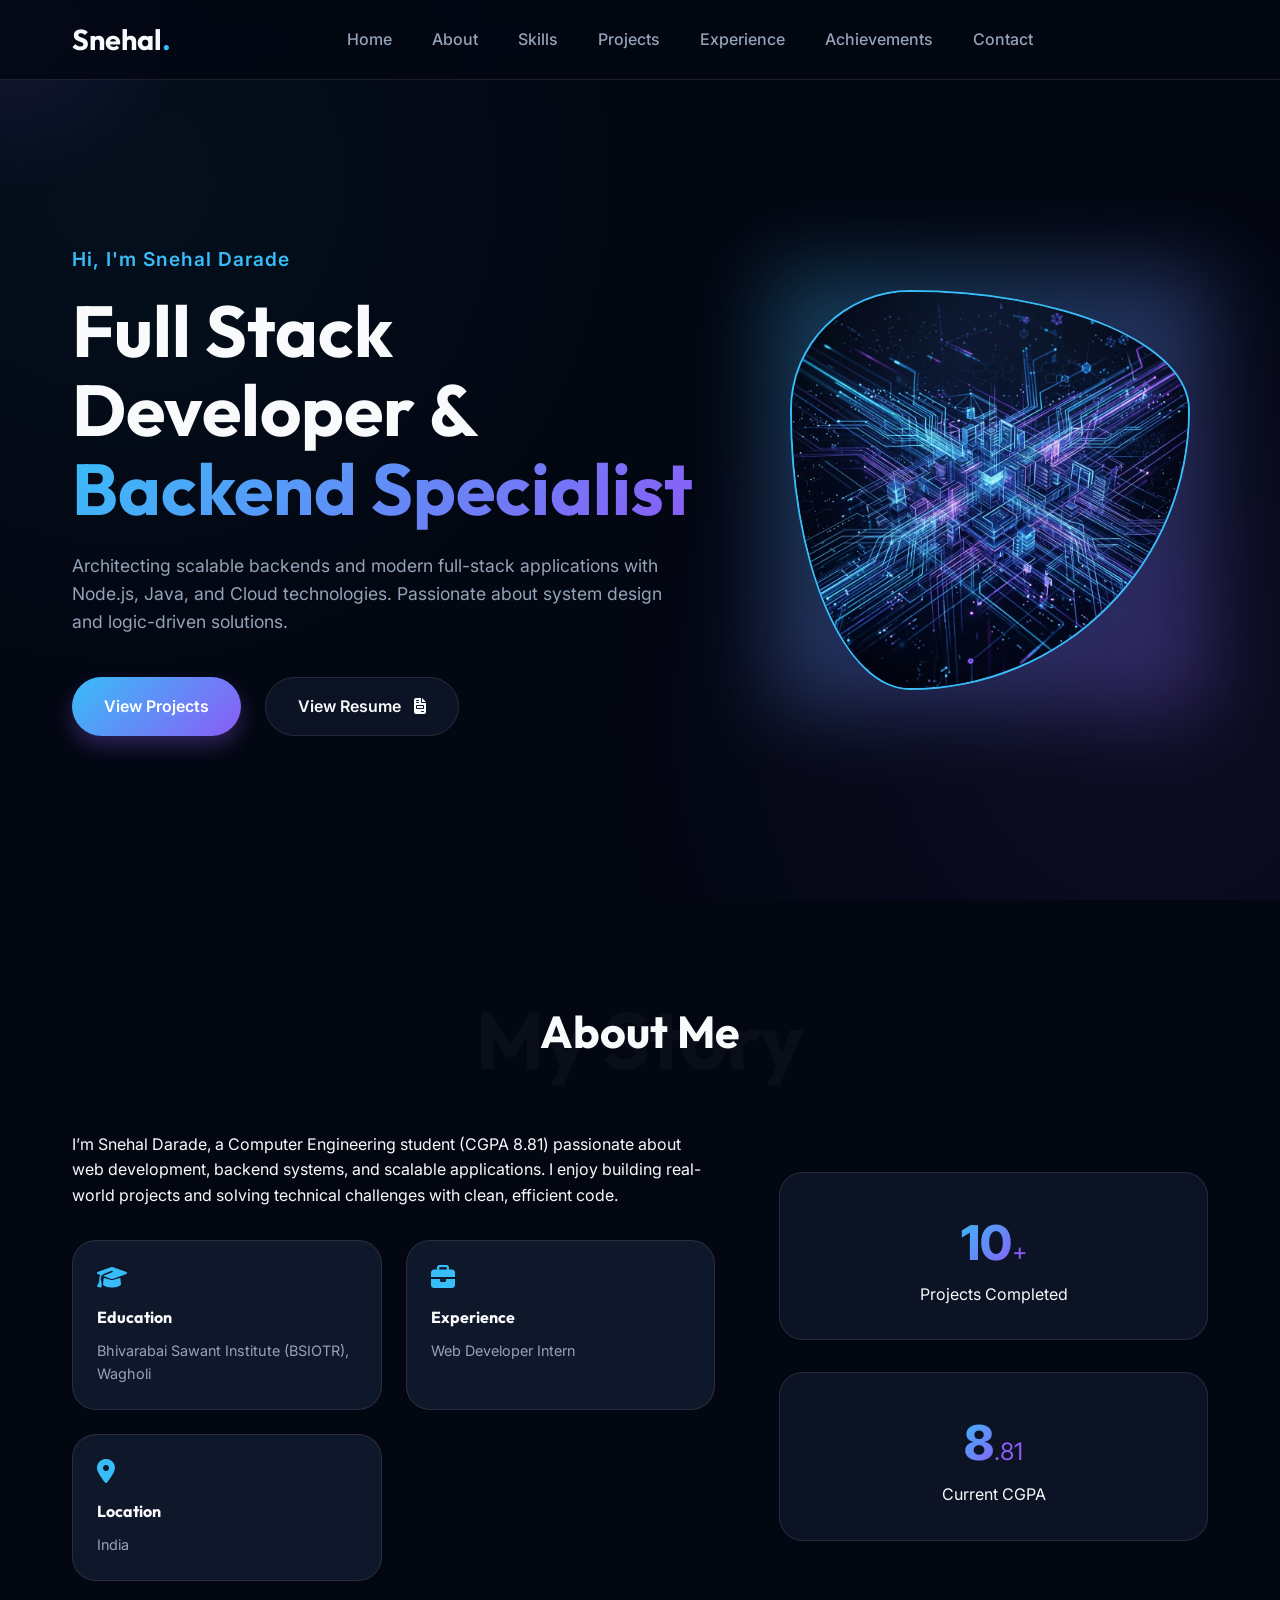
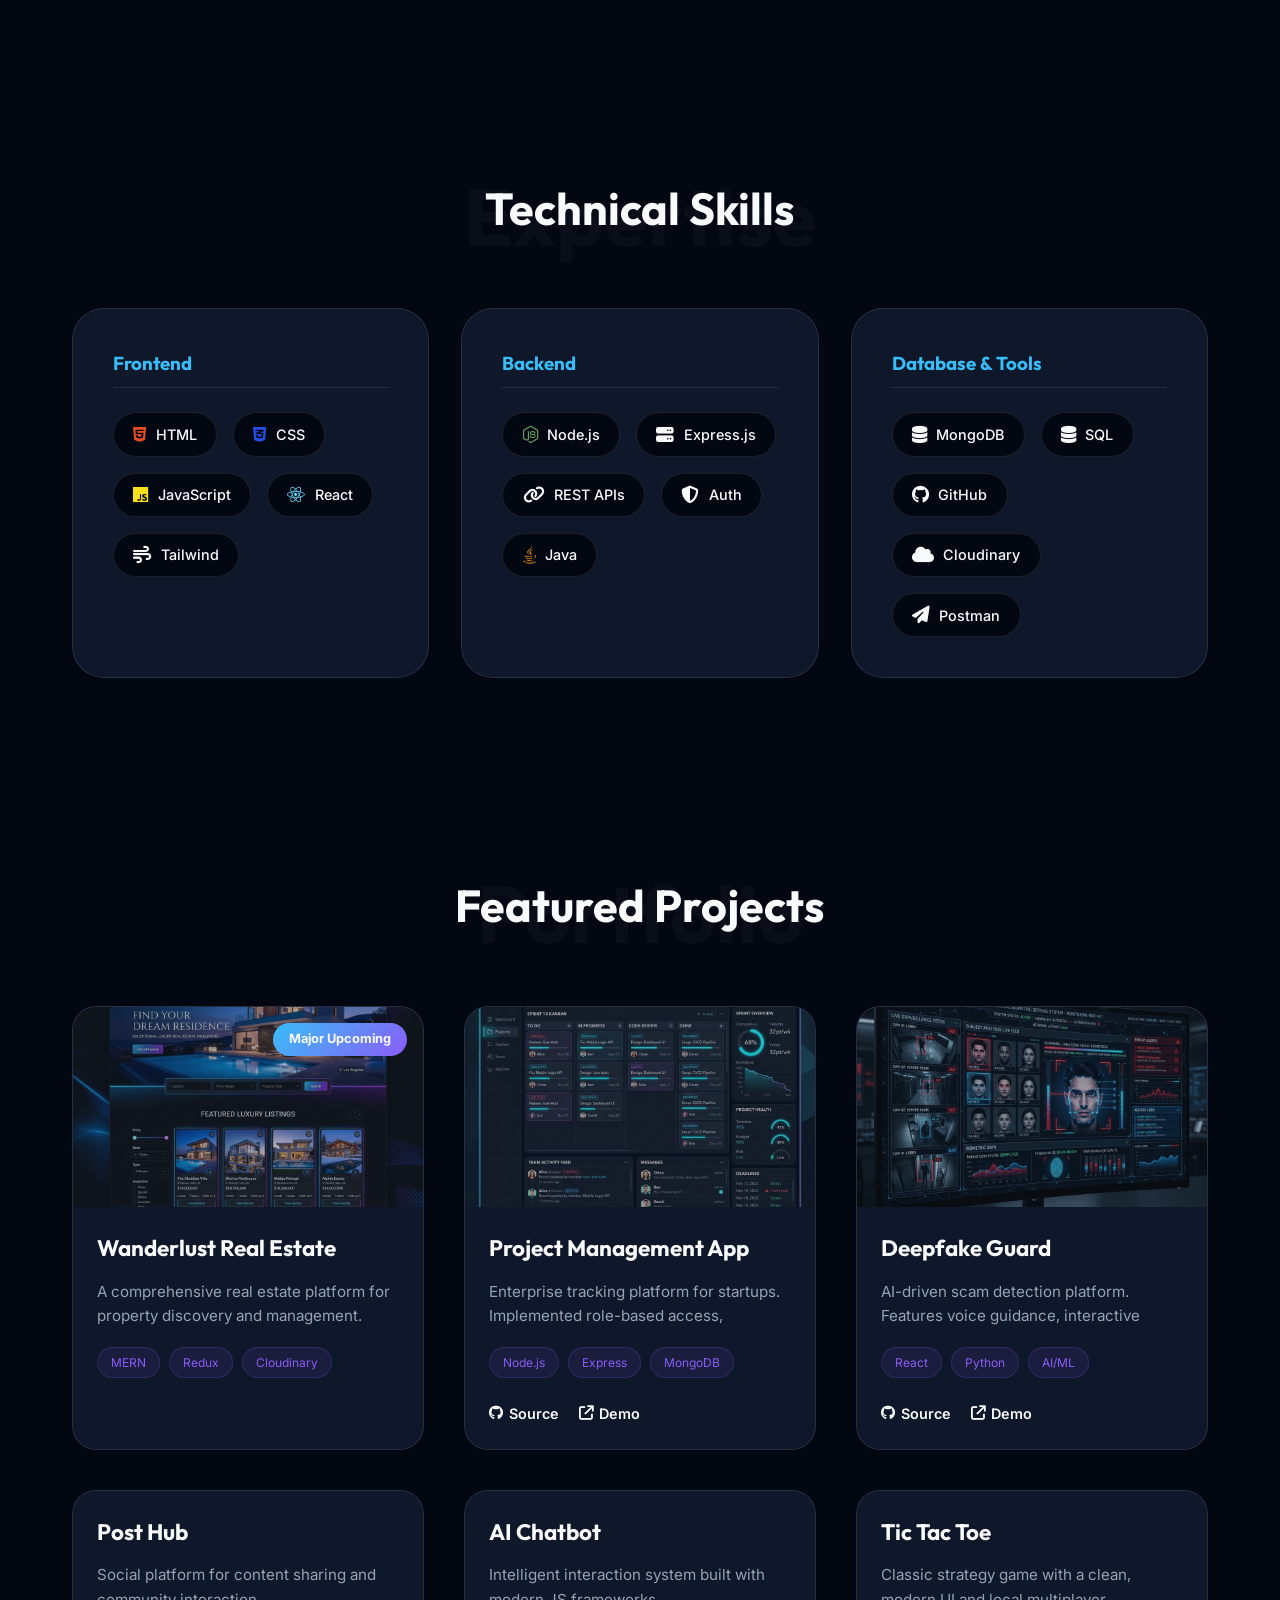
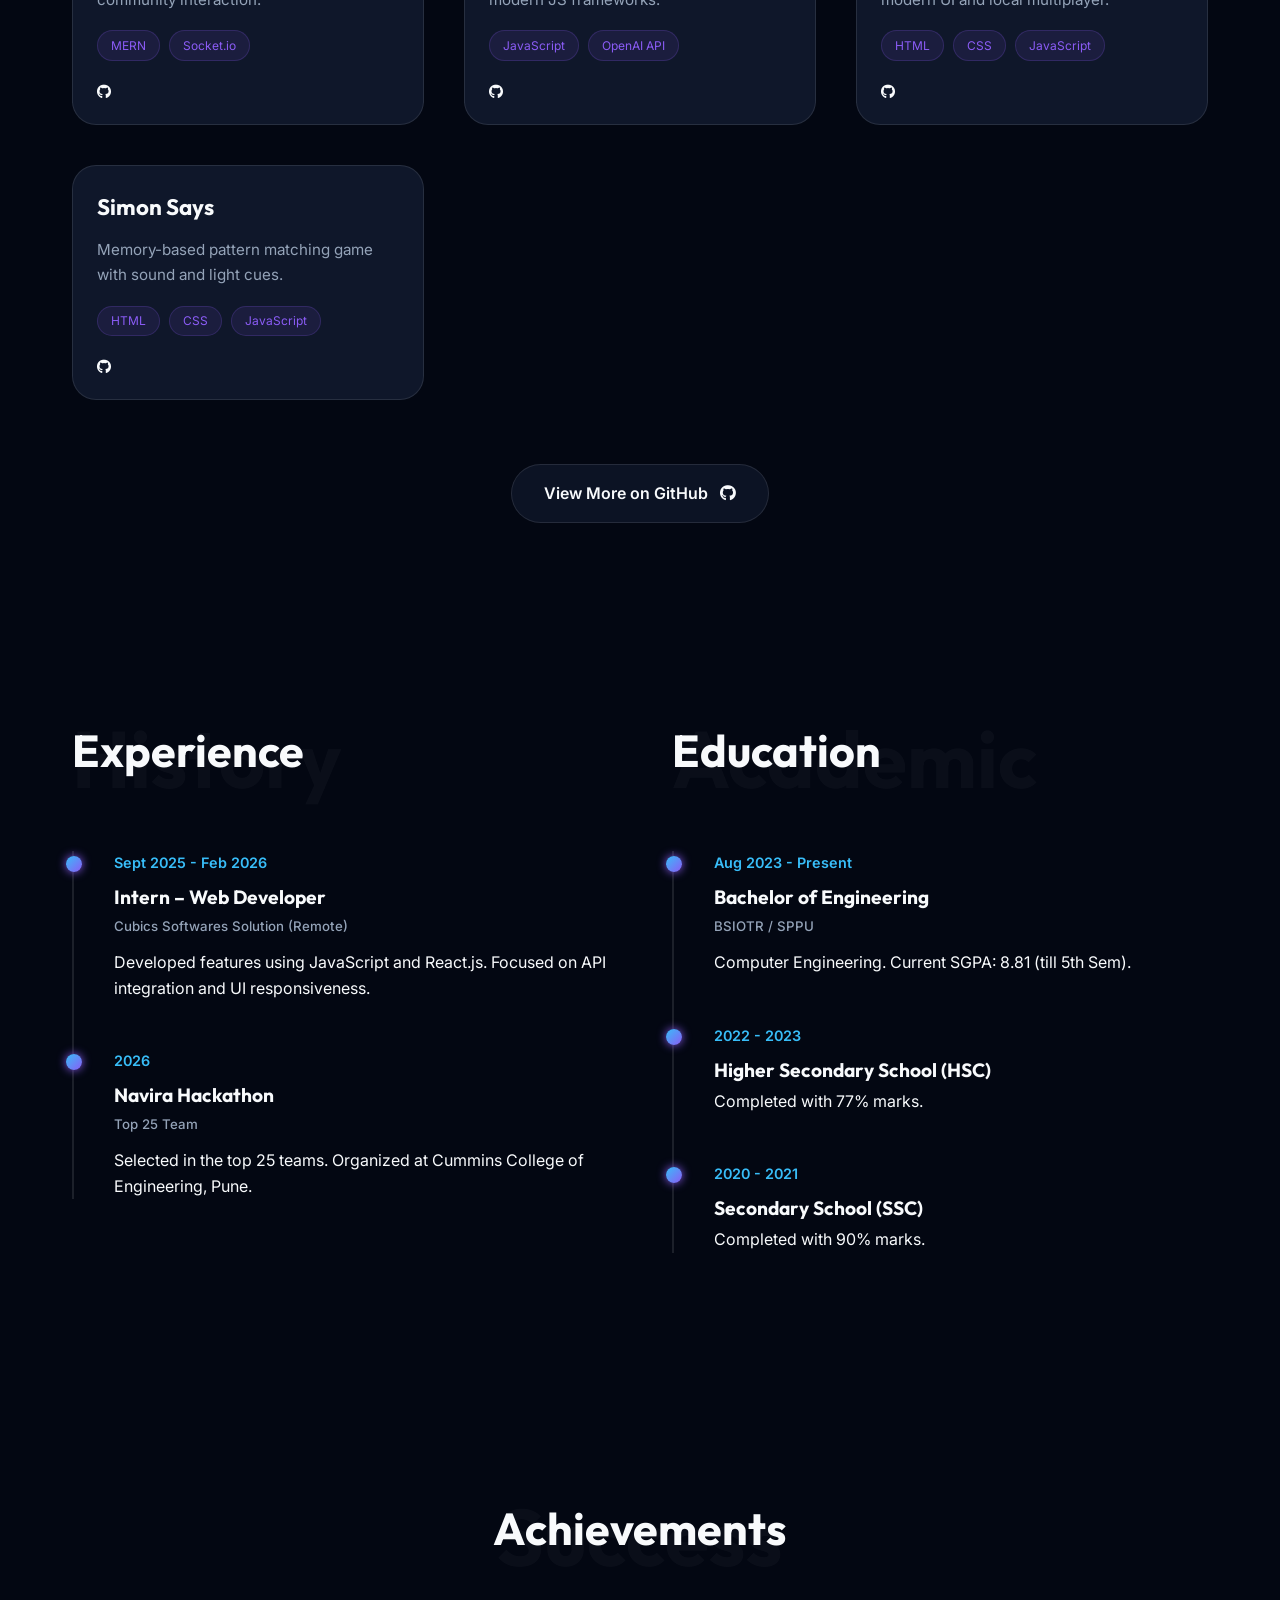
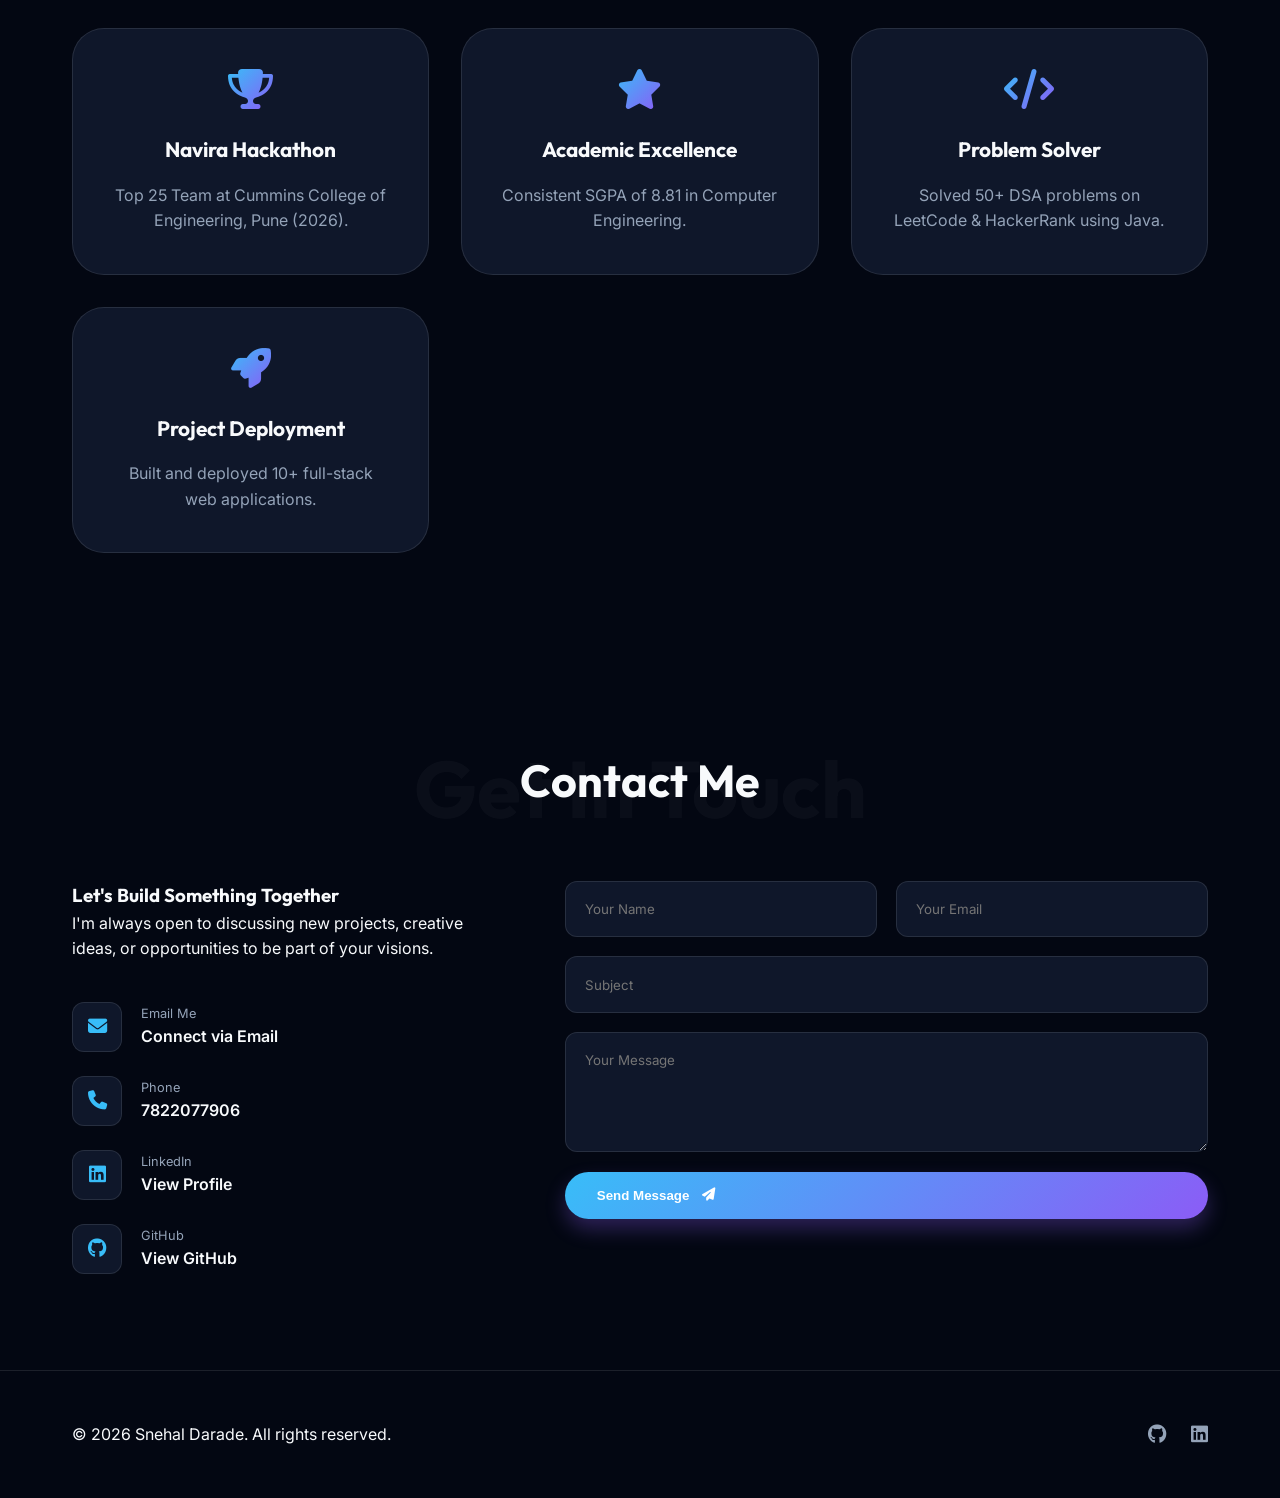
<file: index.html>
<!DOCTYPE html>
<html lang="en">
<head>
    <meta charset="UTF-8">
    <meta name="viewport" content="width=device-width, initial-scale=1.0">
    <title>Snehal Darade | Web Developer & Problem Solver</title>
    <meta name="description" content="Portfolio of Snehal Darade, a Computer Engineering student and Web Developer specializing in MERN Stack, Java, and scalable backend systems.">
    <!-- Fonts -->
    <link rel="preconnect" href="https://fonts.googleapis.com">
    <link rel="preconnect" href="https://fonts.gstatic.com" crossorigin>
    <link href="https://fonts.googleapis.com/css2?family=Inter:wght@300;400;500;600;700&family=Outfit:wght@400;500;600;700;800&display=swap" rel="stylesheet">
    <!-- FontAwesome -->
    <link rel="stylesheet" href="https://cdnjs.cloudflare.com/ajax/libs/font-awesome/6.4.0/css/all.min.css">
    <link rel="stylesheet" href="css/style.css">
</head>
<body>
    <div class="cursor-glow"></div>
    
    <!-- Navigation -->
    <nav class="navbar">
        <div class="container">
            <a href="#" class="logo">Snehal<span>.</span></a>
            <ul class="nav-links">
                <li><a href="#home">Home</a></li>
                <li><a href="#about">About</a></li>
                <li><a href="#skills">Skills</a></li>
                <li><a href="#projects">Projects</a></li>
                <li><a href="#experience">Experience</a></li>
                <li><a href="#achievements">Achievements</a></li>
                <li><a href="#contact">Contact</a></li>
            </ul>
            <div class="nav-toggle" id="navToggle">
                <span></span>
                <span></span>
                <span></span>
            </div>
        </div>
    </nav>

    <!-- Hero Section -->
    <section id="home" class="hero">
        <div class="container">
            <div class="hero-content">
                <p class="subtitle">Hi, I'm Snehal Darade</p>
                <h1 class="title">Full Stack Developer & <br><span class="accent-text">Backend Specialist</span></h1>
                <p class="description">Architecting scalable backends and modern full-stack applications with Node.js, Java, and Cloud technologies. Passionate about system design and logic-driven solutions.</p>
                <div class="hero-btns">
                    <a href="#projects" class="btn btn-primary">View Projects</a>
                    <a href="resume.html" class="btn btn-secondary">View Resume <i class="fa-solid fa-file-invoice"></i></a>
                </div>
            </div>
            <div class="hero-image">
                <div class="image-box">
                    <!-- Profile Placeholder or Illustration -->
                    <div class="blob-bg"></div>
                    <img src="images/profile.png" alt="Snehal Darade" class="profile-img">
                </div>
            </div>
        </div>
        <div class="scroll-indicator">
            <div class="mouse"></div>
        </div>
    </section>

    <!-- About Me -->
    <section id="about" class="about section-padding">
        <div class="container">
            <h2 class="section-title" data-title="My Story">About Me</h2>
            <div class="about-grid">
                <div class="about-info">
                    <p>I’m Snehal Darade, a Computer Engineering student (CGPA 8.81) passionate about web development, backend systems, and scalable applications. I enjoy building real-world projects and solving technical challenges with clean, efficient code.</p>
                    <div class="info-cards">
                        <div class="info-card">
                            <i class="fa-solid fa-graduation-cap"></i>
                            <h4>Education</h4>
                            <p>Bhivarabai Sawant Institute (BSIOTR), Wagholi</p>
                        </div>
                        <div class="info-card">
                            <i class="fa-solid fa-briefcase"></i>
                            <h4>Experience</h4>
                            <p>Web Developer Intern</p>
                        </div>
                        <div class="info-card">
                            <i class="fa-solid fa-location-dot"></i>
                            <h4>Location</h4>
                            <p>India</p>
                        </div>
                    </div>
                </div>
                <div class="about-stats">
                    <div class="stat-item">
                        <span class="stat-num" data-val="10">0</span><span class="plus">+</span>
                        <p>Projects Completed</p>
                    </div>
                    <div class="stat-item">
                        <span class="stat-num" data-val="8">0</span><span class="plus">.81</span>
                        <p>Current CGPA</p>
                    </div>
                </div>
            </div>
        </div>
    </section>

    <!-- Skills -->
    <section id="skills" class="skills section-padding">
        <div class="container">
            <h2 class="section-title" data-title="Expertise">Technical Skills</h2>
            <div class="skills-grid">
                <div class="skill-category">
                    <h3>Frontend</h3>
                    <div class="skill-list">
                        <div class="skill-item"><i class="fa-brands fa-html5"></i> HTML</div>
                        <div class="skill-item"><i class="fa-brands fa-css3-alt"></i> CSS</div>
                        <div class="skill-item"><i class="fa-brands fa-js"></i> JavaScript</div>
                        <div class="skill-item"><i class="fa-brands fa-react"></i> React</div>
                        <div class="skill-item"><i class="fa-solid fa-wind"></i> Tailwind</div>
                    </div>
                </div>
                <div class="skill-category">
                    <h3>Backend</h3>
                    <div class="skill-list">
                        <div class="skill-item"><i class="fa-brands fa-node-js"></i> Node.js</div>
                        <div class="skill-item"><i class="fa-solid fa-server"></i> Express.js</div>
                        <div class="skill-item"><i class="fa-solid fa-link"></i> REST APIs</div>
                        <div class="skill-item"><i class="fa-solid fa-shield-halved"></i> Auth</div>
                        <div class="skill-item"><i class="fa-brands fa-java"></i> Java</div>
                    </div>
                </div>
                <div class="skill-category">
                    <h3>Database & Tools</h3>
                    <div class="skill-list">
                        <div class="skill-item"><i class="fa-solid fa-database"></i> MongoDB</div>
                        <div class="skill-item"><i class="fa-solid fa-database"></i> SQL</div>
                        <div class="skill-item"><i class="fa-brands fa-github"></i> GitHub</div>
                        <div class="skill-item"><i class="fa-solid fa-cloud"></i> Cloudinary</div>
                        <div class="skill-item"><i class="fa-solid fa-paper-plane"></i> Postman</div>
                    </div>
                </div>
            </div>
        </div>
    </section>

    <!-- Projects -->
    <section id="projects" class="projects section-padding">
        <div class="container">
            <h2 class="section-title" data-title="Portfolio">Featured Projects</h2>
            <div class="projects-grid">
                <!-- Major Upcoming -->
                <div class="project-card upcoming">
                    <div class="project-img">
                        <img src="images/wanderlust.jpg" alt="Wanderlust Real Estate">
                        <span class="badge">Major Upcoming</span>
                    </div>
                    <div class="project-info">
                        <h3>Wanderlust Real Estate</h3>
                        <p>A comprehensive real estate platform for property discovery and management.</p>
                        <div class="tech-stack">
                            <span>MERN</span> <span>Redux</span> <span>Cloudinary</span>
                        </div>
                    </div>
                </div>
                <!-- Project Management -->
                <div class="project-card">
                    <div class="project-img">
                        <img src="images/project-mgmt.jpg" alt="Project Management Website">
                    </div>
                    <div class="project-info">
                        <h3>Project Management App</h3>
                        <p>Enterprise tracking platform for startups. Implemented role-based access, automated CI/CD, and optimized SQL schemas for workflow management.</p>
                        <div class="tech-stack">
                            <span>Node.js</span> <span>Express</span> <span>MongoDB</span>
                        </div>
                        <div class="project-links">
                            <a href="https://github.com/Snehal42/project-management-app" target="_blank"><i class="fa-brands fa-github"></i> Source</a>
                            <a href="https://project-management-3qoqfvitx-snehal-darades-projects.vercel.app/" target="_blank"><i class="fa-solid fa-arrow-up-right-from-square"></i> Demo</a>
                        </div>
                    </div>
                </div>
                <!-- Deepfake Guard -->
                <div class="project-card">
                    <div class="project-img">
                        <img src="images/deepfake.jpg" alt="Deepfake Guard">
                    </div>
                    <div class="project-info">
                        <h3>Deepfake Guard</h3>
                        <p>AI-driven scam detection platform. Features voice guidance, interactive awareness modules, and an elder-first accessible interface.</p>
                        <div class="tech-stack">
                            <span>React</span> <span>Python</span> <span>AI/ML</span>
                        </div>
                        <div class="project-links">
                            <a href="https://github.com/Snehal42/DeepFake" target="_blank"><i class="fa-brands fa-github"></i> Source</a>
                            <a href="https://deepfake-guard-seven.vercel.app/" target="_blank"><i class="fa-solid fa-arrow-up-right-from-square"></i> Demo</a>
                        </div>
                    </div>
                </div>
                <!-- Post Hub -->
                <div class="project-card">
                    <div class="project-info">
                        <h3>Post Hub</h3>
                        <p>Social platform for content sharing and community interaction.</p>
                        <div class="tech-stack">
                            <span>MERN</span> <span>Socket.io</span>
                        </div>
                        <div class="project-links">
                            <a href="https://github.com/Snehal42"><i class="fa-brands fa-github"></i></a>
                        </div>
                    </div>
                </div>
                <!-- Chatbot -->
                <div class="project-card">
                    <div class="project-info">
                        <h3>AI Chatbot</h3>
                        <p>Intelligent interaction system built with modern JS frameworks.</p>
                        <div class="tech-stack">
                            <span>JavaScript</span> <span>OpenAI API</span>
                        </div>
                        <div class="project-links">
                            <a href="https://github.com/Snehal42"><i class="fa-brands fa-github"></i></a>
                        </div>
                    </div>
                </div>
                <!-- Game 1 -->
                <div class="project-card">
                    <div class="project-info">
                        <h3>Tic Tac Toe</h3>
                        <p>Classic strategy game with a clean, modern UI and local multiplayer.</p>
                        <div class="tech-stack">
                            <span>HTML</span> <span>CSS</span> <span>JavaScript</span>
                        </div>
                        <div class="project-links">
                            <a href="https://github.com/Snehal42"><i class="fa-brands fa-github"></i></a>
                        </div>
                    </div>
                </div>
                <!-- Game 2 -->
                <div class="project-card">
                    <div class="project-info">
                        <h3>Simon Says</h3>
                        <p>Memory-based pattern matching game with sound and light cues.</p>
                        <div class="tech-stack">
                            <span>HTML</span> <span>CSS</span> <span>JavaScript</span>
                        </div>
                        <div class="project-links">
                            <a href="https://github.com/Snehal42"><i class="fa-brands fa-github"></i></a>
                        </div>
                    </div>
                </div>
            </div>
            <div class="view-more">
                <a href="https://github.com/Snehal42" class="btn btn-secondary">View More on GitHub <i class="fa-brands fa-github"></i></a>
            </div>
        </div>
    </section>

    <!-- Experience & Education -->
    <section id="experience" class="exp-edu section-padding">
        <div class="container">
            <div class="row">
                <div class="col">
                    <h2 class="section-title left" data-title="History">Experience</h2>
                    <div class="timeline">
                        <div class="timeline-item">
                            <span class="date">Sept 2025 - Feb 2026</span>
                            <h4>Intern – Web Developer</h4>
                            <h5>Cubics Softwares Solution (Remote)</h5>
                            <p>Developed features using JavaScript and React.js. Focused on API integration and UI responsiveness.</p>
                        </div>
                        <div class="timeline-item">
                            <span class="date">2026</span>
                            <h4>Navira Hackathon</h4>
                            <h5>Top 25 Team</h5>
                            <p>Selected in the top 25 teams. Organized at Cummins College of Engineering, Pune.</p>
                        </div>
                    </div>
                </div>
                <div class="col">
                    <h2 class="section-title left" data-title="Academic">Education</h2>
                    <div class="timeline">
                        <div class="timeline-item">
                            <span class="date">Aug 2023 - Present</span>
                            <h4>Bachelor of Engineering</h4>
                            <h5>BSIOTR / SPPU</h5>
                            <p>Computer Engineering. Current SGPA: 8.81 (till 5th Sem).</p>
                        </div>
                        <div class="timeline-item">
                            <span class="date">2022 - 2023</span>
                            <h4>Higher Secondary School (HSC)</h4>
                            <p>Completed with 77% marks.</p>
                        </div>
                        <div class="timeline-item">
                            <span class="date">2020 - 2021</span>
                            <h4>Secondary School (SSC)</h4>
                            <p>Completed with 90% marks.</p>
                        </div>
                    </div>
                </div>
            </div>
        </div>
    </section>
    <!-- Achievements -->
    <section id="achievements" class="achievements section-padding">
        <div class="container">
            <h2 class="section-title" data-title="Success">Achievements</h2>
            <div class="achievements-grid">
                <div class="achievement-card">
                    <i class="fa-solid fa-trophy"></i>
                    <h4>Navira Hackathon</h4>
                    <p>Top 25 Team at Cummins College of Engineering, Pune (2026).</p>
                </div>
                <div class="achievement-card">
                    <i class="fa-solid fa-star"></i>
                    <h4>Academic Excellence</h4>
                    <p>Consistent SGPA of 8.81 in Computer Engineering.</p>
                </div>
                <div class="achievement-card">
                    <i class="fa-solid fa-code"></i>
                    <h4>Problem Solver</h4>
                    <p>Solved 50+ DSA problems on LeetCode & HackerRank using Java.</p>
                </div>
                <div class="achievement-card">
                    <i class="fa-solid fa-rocket"></i>
                    <h4>Project Deployment</h4>
                    <p>Built and deployed 10+ full-stack web applications.</p>
                </div>
            </div>
        </div>
    </section>

    <!-- Contact -->
    <section id="contact" class="contact section-padding">
        <div class="container">
            <h2 class="section-title" data-title="Get In Touch">Contact Me</h2>
            <div class="contact-grid">
                <div class="contact-info">
                    <h3>Let's Build Something Together</h3>
                    <p>I'm always open to discussing new projects, creative ideas, or opportunities to be part of your visions.</p>
                    <div class="contact-links">
                        <div class="link-item">
                            <i class="fa-solid fa-envelope"></i>
                            <div>
                                <span>Email Me</span>
                                <a href="mailto:daradesnehal2005@gmail.com">Connect via Email</a>
                            </div>
                        </div>
                        <div class="link-item">
                            <i class="fa-solid fa-phone"></i>
                            <div>
                                <span>Phone</span>
                                <a href="tel:7822077906">7822077906</a>
                            </div>
                        </div>
                        <div class="link-item">
                            <i class="fa-brands fa-linkedin"></i>
                            <div>
                                <span>LinkedIn</span>
                                <a href="https://www.linkedin.com/in/snehal-darade-897000310" target="_blank">View Profile</a>
                            </div>
                        </div>
                        <div class="link-item">
                            <i class="fa-brands fa-github"></i>
                            <div>
                                <span>GitHub</span>
                                <a href="https://github.com/Snehal42" target="_blank">View GitHub</a>
                            </div>
                        </div>
                    </div>
                </div>
                <form class="contact-form" id="contactForm">
                    <div class="input-group">
                        <input type="text" placeholder="Your Name" required>
                        <input type="email" placeholder="Your Email" required>
                    </div>
                    <input type="text" placeholder="Subject">
                    <textarea placeholder="Your Message" rows="5" required></textarea>
                    <button type="submit" class="btn btn-primary">Send Message <i class="fa-solid fa-paper-plane"></i></button>
                </form>
            </div>
        </div>
    </section>

    <!-- Footer -->
    <footer class="footer">
        <div class="container">
            <p>&copy; 2026 Snehal Darade. All rights reserved.</p>
            <div class="footer-socials">
                <a href="https://github.com/Snehal42"><i class="fa-brands fa-github"></i></a>
                <a href="https://www.linkedin.com/in/snehal-darade-897000310"><i class="fa-brands fa-linkedin"></i></a>
            </div>
        </div>
    </footer>

    <script src="js/script.js"></script>
</body>
</html>
</file>
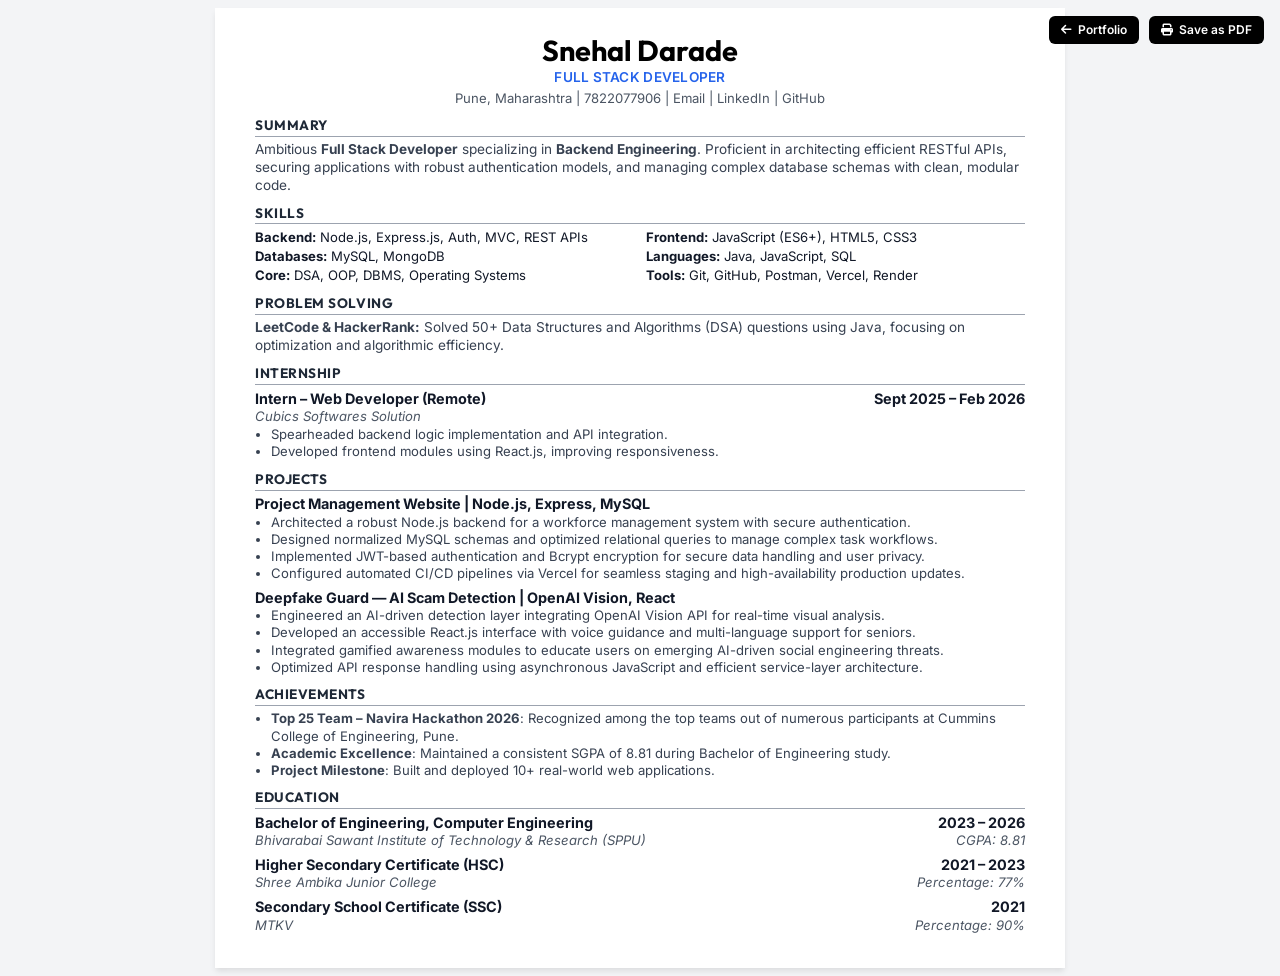
<file: resume.html>
<!DOCTYPE html>
<html lang="en">

<head>
    <meta charset="UTF-8">
    <meta name="viewport" content="width=device-width, initial-scale=1.0">
    <title>Resume | Snehal Darade | Full Stack Developer</title>
    <!-- Standard Google Fonts -->
    <link href="https://fonts.googleapis.com/css2?family=Inter:wght@400;500;600;700&family=Outfit:wght@700&display=swap"
        rel="stylesheet">
    <link rel="stylesheet" href="https://cdnjs.cloudflare.com/ajax/libs/font-awesome/6.4.0/css/all.min.css">
    <style>
        :root {
            --text: #111827;
            --text-light: #4b5563;
            --accent: #2563eb;
            --border: #d1d5db;
        }

        * {
            box-sizing: border-box;
            margin: 0;
            padding: 0;
        }

        body {
            font-family: 'Inter', sans-serif;
            background: #f3f4f6;
            color: var(--text);
            padding: 0.5rem;
            line-height: 1.3;
        }

        .actions {
            position: fixed;
            top: 1rem;
            right: 1rem;
            display: flex;
            gap: 10px;
            z-index: 100;
        }

        .btn {
            padding: 6px 12px;
            background: #000;
            color: #fff;
            text-decoration: none;
            border-radius: 6px;
            font-size: 0.75rem;
            font-weight: 600;
            display: flex;
            align-items: center;
            gap: 6px;
        }

        .resume-page {
            max-width: 850px;
            margin: 0 auto;
            background: #fff;
            padding: 1.5rem 2.5rem;
            box-shadow: 0 4px 6px -1px rgba(0, 0, 0, 0.1);
        }

        header {
            text-align: center;
            margin-bottom: 0.6rem;
        }

        h1 {
            font-family: 'Outfit', sans-serif;
            font-size: 1.8rem;
            margin-bottom: 0px;
            color: #000;
        }

        .role {
            font-weight: 600;
            color: var(--accent);
            text-transform: uppercase;
            letter-spacing: 0.02em;
            font-size: 0.85rem;
            margin-bottom: 0.2rem;
        }

        .contact {
            font-size: 0.82rem;
            color: var(--text-light);
        }

        .contact a {
            color: inherit;
            text-decoration: none;
            border-bottom: 1px solid transparent;
        }
        .contact a:hover { border-bottom-color: var(--text-light); }

        section {
            margin-bottom: 0.65rem;
        }

        h2 {
            font-family: 'Outfit', sans-serif;
            font-size: 0.85rem;
            text-transform: uppercase;
            border-bottom: 1px solid #9ca3af;
            padding-bottom: 1px;
            margin-bottom: 0.3rem;
            color: #1f2937;
            letter-spacing: 0.04em;
        }

        .summary {
            font-size: 0.85rem;
            color: #374151;
        }

        .entry {
            margin-bottom: 0.4rem;
        }

        .entry-top {
            display: flex;
            justify-content: space-between;
            font-weight: 700;
            font-size: 0.9rem;
        }

        .entry-sub {
            display: flex;
            justify-content: space-between;
            font-size: 0.82rem;
            color: var(--text-light);
            font-style: italic;
            margin-bottom: 1px;
        }

        ul {
            padding-left: 1rem;
        }

        li {
            font-size: 0.82rem;
            margin-bottom: 0px;
            list-style-type: disc;
            color: #374151;
        }

        .skills-grid {
            display: flex;
            flex-wrap: wrap;
            gap: 2px 12px;
            font-size: 0.82rem;
        }
        .skill-group {
            flex: 1 1 45%;
        }
        .skill-group strong {
            color: #111827;
        }

        @media print {
            body {
                padding: 0;
                background: #fff;
            }

            .resume-page {
                box-shadow: none;
                padding: 0.8rem 1.5rem;
                width: 100%;
                border: none;
            }

            .actions {
                display: none;
            }
        }
    </style>
</head>

<body>
    <div class="actions">
        <a href="index.html" class="btn"><i class="fa-solid fa-arrow-left"></i> Portfolio</a>
        <a href="javascript:window.print()" class="btn"><i class="fa-solid fa-print"></i> Save as PDF</a>
    </div>

    <main class="resume-page">
        <header>
            <h1>Snehal Darade</h1>
            <div class="role">Full Stack Developer</div>
            <div class="contact">
                Pune, Maharashtra | 7822077906 |
                <a href="mailto:daradesnehal2005@gmail.com">Email</a> |
                <a href="https://www.linkedin.com/in/snehal-darade-897000310">LinkedIn</a> |
                <a href="https://github.com/Snehal42">GitHub</a>
            </div>
        </header>

        <section>
            <h2>Summary</h2>
            <p class="summary">
                Ambitious <strong>Full Stack Developer</strong> specializing in <strong>Backend Engineering</strong>. Proficient in architecting efficient RESTful APIs, securing applications with robust authentication models, and managing complex database schemas with clean, modular code.
            </p>
        </section>

        <section>
            <h2>Skills</h2>
            <div class="skills-grid">
                <div class="skill-group"><strong>Backend:</strong> Node.js, Express.js, Auth, MVC, REST APIs</div>
                <div class="skill-group"><strong>Frontend:</strong> JavaScript (ES6+), HTML5, CSS3</div>
                <div class="skill-group"><strong>Databases:</strong> MySQL, MongoDB</div>
                <div class="skill-group"><strong>Languages:</strong> Java, JavaScript, SQL</div>
                <div class="skill-group"><strong>Core:</strong> DSA, OOP, DBMS, Operating Systems</div>
                <div class="skill-group"><strong>Tools:</strong> Git, GitHub, Postman, Vercel, Render</div>
            </div>
        </section>

        <section>
            <h2>Problem Solving</h2>
            <div class="summary">
                <strong>LeetCode & HackerRank:</strong> Solved 50+ Data Structures and Algorithms (DSA) questions using Java, focusing on optimization and algorithmic efficiency.
            </div>
        </section>

        <section>
            <h2>Internship</h2>
            <div class="entry">
                <div class="entry-top">
                    <span>Intern – Web Developer (Remote)</span>
                    <span>Sept 2025 – Feb 2026</span>
                </div>
                <div class="entry-sub">Cubics Softwares Solution</div>
                <ul>
                    <li>Spearheaded backend logic implementation and API integration.</li>
                    <li>Developed frontend modules using React.js, improving responsiveness.</li>
                </ul>
            </div>
        </section>

        <section>
            <h2>Projects</h2>
            <div class="entry">
                <div class="entry-top">Project Management Website | Node.js, Express, MySQL</div>
                <ul>
                    <li>Architected a robust Node.js backend for a workforce management system with secure authentication.</li>
                    <li>Designed normalized MySQL schemas and optimized relational queries to manage complex task workflows.</li>
                    <li>Implemented JWT-based authentication and Bcrypt encryption for secure data handling and user privacy.</li>
                    <li>Configured automated CI/CD pipelines via Vercel for seamless staging and high-availability production updates.</li>
                </ul>
            </div>
            <div class="entry">
                <div class="entry-top">Deepfake Guard — AI Scam Detection | OpenAI Vision, React</div>
                <ul>
                    <li>Engineered an AI-driven detection layer integrating OpenAI Vision API for real-time visual analysis.</li>
                    <li>Developed an accessible React.js interface with voice guidance and multi-language support for seniors.</li>
                    <li>Integrated gamified awareness modules to educate users on emerging AI-driven social engineering threats.</li>
                    <li>Optimized API response handling using asynchronous JavaScript and efficient service-layer architecture.</li>
                </ul>
            </div>
        </section>

        <section>
            <h2>Achievements</h2>
            <ul>
                <li><strong>Top 25 Team – Navira Hackathon 2026</strong>: Recognized among the top teams out of numerous participants at Cummins College of Engineering, Pune.</li>
                <li><strong>Academic Excellence</strong>: Maintained a consistent SGPA of 8.81 during Bachelor of Engineering study.</li>
                <li><strong>Project Milestone</strong>: Built and deployed 10+ real-world web applications.</li>
            </ul>
        </section>

        <section>
            <h2>Education</h2>
            <div class="entry">
                <div class="entry-top">
                    <span>Bachelor of Engineering, Computer Engineering</span>
                    <span>2023 – 2026</span>
                </div>
                <div class="entry-sub">
                    <span>Bhivarabai Sawant Institute of Technology & Research (SPPU)</span>
                    <span>CGPA: 8.81</span>
                </div>
            </div>
            <div class="entry">
                <div class="entry-top">
                    <span>Higher Secondary Certificate (HSC)</span>
                    <span>2021 – 2023</span>
                </div>
                <div class="entry-sub">
                    <span>Shree Ambika Junior College</span>
                    <span>Percentage: 77%</span>
                </div>
            </div>
            <div class="entry">
                <div class="entry-top">
                    <span>Secondary School Certificate (SSC)</span>
                    <span>2021</span>
                </div>
                <div class="entry-sub">
                    <span>MTKV</span>
                    <span>Percentage: 90%</span>
                </div>
            </div>
        </section>
    </main>
</body>

</html>
</file>
<file: css/style.css>
/* --- Design System --- */
:root {
    --primary-bg: #030712;
    --secondary-bg: #0f172a;
    --accent-blue: #38bdf8;
    --accent-purple: #8b5cf6;
    --accent-glow: rgba(139, 92, 246, 0.4);
    --text-main: #f8fafc;
    --text-muted: #94a3b8;
    --glass: rgba(15, 23, 42, 0.8);
    --glass-border: rgba(255, 255, 255, 0.1);
    --gradient-primary: linear-gradient(135deg, var(--accent-blue), var(--accent-purple));
    --transition: all 0.3s cubic-bezier(0.4, 0, 0.2, 1);
}

* {
    margin: 0;
    padding: 0;
    box-sizing: border-box;
}

html {
    scroll-behavior: smooth;
}

body {
    font-family: 'Inter', sans-serif;
    background-color: var(--primary-bg);
    color: var(--text-main);
    line-height: 1.6;
    overflow-x: hidden;
}

h1, h2, h3, h4, .logo {
    font-family: 'Outfit', sans-serif;
    font-weight: 700;
}

.container {
    max-width: 1200px;
    margin: 0 auto;
    padding: 0 2rem;
}

.section-padding {
    padding: 6rem 0;
}

/* --- Navigation --- */
.navbar {
    position: fixed;
    top: 0;
    width: 100%;
    height: 80px;
    display: flex;
    align-items: center;
    background: rgba(3, 7, 18, 0.8);
    backdrop-filter: blur(12px);
    border-bottom: 1px solid var(--glass-border);
    z-index: 1000;
    transition: var(--transition);
}

.navbar .container {
    display: flex;
    justify-content: space-between;
    align-items: center;
    width: 100%;
}

.logo {
    font-size: 1.8rem;
    text-decoration: none;
    color: var(--text-main);
}

.logo span {
    color: var(--accent-blue);
}

.nav-links {
    display: flex;
    gap: 2.5rem;
    list-style: none;
}

.nav-links a {
    text-decoration: none;
    color: var(--text-muted);
    font-weight: 500;
    transition: var(--transition);
    position: relative;
}

.nav-links a::after {
    content: '';
    position: absolute;
    bottom: -5px;
    left: 0;
    width: 0;
    height: 2px;
    background: var(--gradient-primary);
    transition: var(--transition);
}

.nav-links a:hover {
    color: var(--text-main);
}

.nav-links a:hover::after {
    width: 100%;
}

/* --- Hero Section --- */
.hero {
    min-height: 100vh;
    display: flex;
    align-items: center;
    padding-top: 80px;
    background: radial-gradient(circle at 10% 20%, rgba(56, 189, 248, 0.05) 0%, transparent 40%),
                radial-gradient(circle at 90% 80%, rgba(139, 92, 246, 0.08) 0%, transparent 40%);
}

.hero .container {
    display: grid;
    grid-template-columns: 1.2fr 0.8fr;
    gap: 3rem;
    align-items: center;
}

.hero-content .subtitle {
    font-size: 1.2rem;
    color: var(--accent-blue);
    font-weight: 600;
    margin-bottom: 1rem;
    letter-spacing: 1px;
}

.hero-content .title {
    font-size: clamp(3rem, 6vw, 4.5rem);
    line-height: 1.1;
    margin-bottom: 1.5rem;
}

.accent-text {
    background: var(--gradient-primary);
    -webkit-background-clip: text;
    -webkit-text-fill-color: transparent;
}

.hero-content .description {
    font-size: 1.1rem;
    color: var(--text-muted);
    max-width: 600px;
    margin-bottom: 2.5rem;
}

.hero-btns {
    display: flex;
    gap: 1.5rem;
}

.btn {
    padding: 1rem 2rem;
    border-radius: 50px;
    font-weight: 600;
    text-decoration: none;
    display: inline-flex;
    align-items: center;
    gap: 0.8rem;
    transition: var(--transition);
    border: none;
    cursor: pointer;
}

.btn-primary {
    background: var(--gradient-primary);
    color: white;
    box-shadow: 0 10px 20px rgba(139, 92, 246, 0.3);
}

.btn-primary:hover {
    transform: translateY(-3px);
    box-shadow: 0 15px 30px rgba(139, 92, 246, 0.4);
}

.btn-secondary {
    background: var(--glass);
    color: var(--text-main);
    border: 1px solid var(--glass-border);
}

.btn-secondary:hover {
    background: var(--secondary-bg);
    border-color: var(--accent-blue);
}

.hero-image {
    position: relative;
    display: flex;
    justify-content: center;
}

.image-box {
    position: relative;
    width: 400px;
    height: 400px;
}

.profile-img {
    width: 100%;
    height: 100%;
    object-fit: cover;
    border-radius: 30% 70% 70% 30% / 30% 30% 70% 70%;
    background: var(--secondary-bg);
    border: 2px solid var(--accent-blue);
    animation: blob 8s ease-in-out infinite;
    z-index: 2;
    position: relative;
}

.blob-bg {
    position: absolute;
    inset: -20px;
    background: var(--gradient-primary);
    filter: blur(40px);
    opacity: 0.3;
    animation: blob 8s ease-in-out infinite reverse;
}

@keyframes blob {
    0%, 100% { border-radius: 30% 70% 70% 30% / 30% 30% 70% 70%; }
    50% { border-radius: 50% 50% 33% 67% / 55% 27% 73% 45%; }
}

/* --- Section Titles --- */
.section-title {
    font-size: 2.8rem;
    text-align: center;
    margin-bottom: 4rem;
    position: relative;
}

.section-title::before {
    content: attr(data-title);
    position: absolute;
    top: -20px;
    left: 50%;
    transform: translateX(-50%);
    font-size: 5rem;
    opacity: 0.03;
    width: 100%;
    z-index: -1;
}

.section-title.left {
    text-align: left;
}
.section-title.left::before {
    left: 0;
    transform: none;
}

/* --- About Section --- */
.about-grid {
    display: grid;
    grid-template-columns: 1.2fr 0.8fr;
    gap: 4rem;
}

.info-cards {
    display: grid;
    grid-template-columns: repeat(auto-fit, minmax(200px, 1fr));
    gap: 1.5rem;
    margin-top: 2rem;
}

.info-card {
    padding: 1.5rem;
    background: var(--secondary-bg);
    border-radius: 1.5rem;
    border: 1px solid var(--glass-border);
    transition: var(--transition);
}

.info-card:hover {
    border-color: var(--accent-blue);
    transform: translateY(-5px);
}

.info-card i {
    font-size: 1.5rem;
    color: var(--accent-blue);
    margin-bottom: 1rem;
}

.info-card h4 {
    margin-bottom: 0.5rem;
}

.info-card p {
    color: var(--text-muted);
    font-size: 0.9rem;
}

.about-stats {
    display: flex;
    flex-direction: column;
    justify-content: center;
    gap: 2rem;
}

.stat-item {
    padding: 2rem;
    background: var(--glass);
    border-radius: 1.5rem;
    border: 1px solid var(--glass-border);
    text-align: center;
}

.stat-num {
    font-size: 3rem;
    font-weight: 800;
    background: var(--gradient-primary);
    -webkit-background-clip: text;
    -webkit-text-fill-color: transparent;
}

.plus {
    font-size: 1.5rem;
    color: var(--accent-purple);
}

/* --- Skills Section --- */
.skills-grid {
    display: grid;
    grid-template-columns: repeat(auto-fit, minmax(300px, 1fr));
    gap: 2rem;
}

.skill-category {
    padding: 2.5rem;
    background: var(--secondary-bg);
    border-radius: 2rem;
    border: 1px solid var(--glass-border);
}

.skill-category h3 {
    margin-bottom: 1.5rem;
    color: var(--accent-blue);
    border-bottom: 1px solid var(--glass-border);
    padding-bottom: 0.5rem;
}

.skill-list {
    display: flex;
    flex-wrap: wrap;
    gap: 1rem;
}

.skill-item {
    display: flex;
    align-items: center;
    gap: 0.6rem;
    padding: 0.6rem 1.2rem;
    background: var(--primary-bg);
    border-radius: 50px;
    border: 1px solid var(--glass-border);
    font-weight: 500;
    font-size: 0.9rem;
    transition: var(--transition);
}

.skill-item:hover {
    border-color: var(--accent-purple);
    background: var(--glass);
    transform: scale(1.05);
}

.skill-item i {
    font-size: 1.1rem;
}

.fa-html5 { color: #e34c26; }
.fa-css3-alt { color: #264de4; }
.fa-js { color: #f7df1e; }
.fa-react { color: #61dbfb; }
.fa-node-js { color: #68a063; }
.fa-java { color: #f8981d; }

/* --- Projects Section --- */
.projects-grid {
    display: grid;
    grid-template-columns: repeat(auto-fit, minmax(350px, 1fr));
    gap: 2.5rem;
}

.project-card {
    background: var(--secondary-bg);
    border-radius: 1.5rem;
    overflow: hidden;
    border: 1px solid var(--glass-border);
    transition: var(--transition);
}

.project-card:hover {
    transform: translateY(-10px);
    box-shadow: 0 20px 40px rgba(0, 0, 0, 0.4), 0 0 20px rgba(56, 189, 248, 0.1);
    border-color: var(--accent-blue);
}

.project-img {
    position: relative;
    height: 200px;
    background: #1e293b;
}

.project-img img {
    width: 100%;
    height: 100%;
    object-fit: cover;
    opacity: 0.7;
    transition: var(--transition);
}

.project-card:hover .project-img img {
    opacity: 1;
    transform: scale(1.05);
}

.badge {
    position: absolute;
    top: 1rem;
    right: 1rem;
    padding: 0.4rem 1rem;
    background: var(--gradient-primary);
    border-radius: 50px;
    font-size: 0.8rem;
    font-weight: 700;
}

.project-info {
    padding: 1.5rem;
}

.project-info h3 {
    margin-bottom: 0.8rem;
    font-size: 1.4rem;
}

.project-info p {
    color: var(--text-muted);
    font-size: 0.95rem;
    margin-bottom: 1.2rem;
    height: 3rem;
    overflow: hidden;
}

.tech-stack {
    display: flex;
    flex-wrap: wrap;
    gap: 0.6rem;
    margin-bottom: 1.5rem;
}

.tech-stack span {
    font-size: 0.75rem;
    padding: 0.3rem 0.8rem;
    background: rgba(139, 92, 246, 0.1);
    color: var(--accent-purple);
    border-radius: 50px;
    border: 1px solid rgba(139, 92, 246, 0.2);
}

.project-links {
    display: flex;
    gap: 1.2rem;
}

.project-links a {
    text-decoration: none;
    color: var(--text-main);
    font-size: 0.9rem;
    font-weight: 600;
    display: flex;
    align-items: center;
    gap: 0.4rem;
    transition: var(--transition);
}

.project-links a:hover {
    color: var(--accent-blue);
}

.view-more {
    text-align: center;
    margin-top: 4rem;
}

/* --- Timeline --- */
.exp-edu .row {
    display: grid;
    grid-template-columns: 1fr 1fr;
    gap: 4rem;
}

.timeline {
    border-left: 2px solid var(--glass-border);
    padding-left: 2.5rem;
    position: relative;
}

.timeline-item {
    position: relative;
    margin-bottom: 3rem;
}

.timeline-item::before {
    content: '';
    position: absolute;
    left: -3rem;
    top: 5px;
    width: 1rem;
    height: 1rem;
    background: var(--gradient-primary);
    border-radius: 50%;
    box-shadow: 0 0 10px var(--accent-purple);
}

.timeline-item .date {
    font-size: 0.9rem;
    color: var(--accent-blue);
    font-weight: 600;
    margin-bottom: 0.5rem;
    display: block;
}

.timeline-item h4 {
    font-size: 1.2rem;
    margin-bottom: 0.2rem;
}

.timeline-item h5 {
    color: var(--text-muted);
    font-weight: 500;
    margin-bottom: 0.8rem;
}

/* --- Contact Section --- */
.contact-grid {
    display: grid;
    grid-template-columns: 0.8fr 1.2fr;
    gap: 4rem;
}

.contact-links {
    margin-top: 2.5rem;
    display: flex;
    flex-direction: column;
    gap: 1.5rem;
}

.link-item {
    display: flex;
    align-items: center;
    gap: 1.2rem;
}

.link-item i {
    width: 50px;
    height: 50px;
    background: var(--secondary-bg);
    border-radius: 12px;
    display: flex;
    align-items: center;
    justify-content: center;
    font-size: 1.2rem;
    color: var(--accent-blue);
    border: 1px solid var(--glass-border);
}

.link-item span {
    display: block;
    font-size: 0.8rem;
    color: var(--text-muted);
}

.link-item a {
    color: var(--text-main);
    text-decoration: none;
    font-weight: 600;
}

.contact-form {
    display: flex;
    flex-direction: column;
    gap: 1.2rem;
}

.input-group {
    display: flex;
    gap: 1.2rem;
}

.contact-form input, .contact-form textarea {
    width: 100%;
    padding: 1.2rem;
    background: var(--secondary-bg);
    border: 1px solid var(--glass-border);
    border-radius: 12px;
    color: var(--text-main);
    font-family: inherit;
    transition: var(--transition);
}

.contact-form input:focus, .contact-form textarea:focus {
    outline: none;
    border-color: var(--accent-blue);
    background: var(--glass);
}

/* --- Footer --- */
.footer {
    padding: 3rem 0;
    border-top: 1px solid var(--glass-border);
    text-align: center;
}

.footer .container {
    display: flex;
    justify-content: space-between;
    align-items: center;
}

.footer-socials {
    display: flex;
    gap: 1.5rem;
}

.footer-socials a {
    color: var(--text-muted);
    font-size: 1.2rem;
    transition: var(--transition);
}

.footer-socials a:hover {
    color: var(--accent-blue);
}

/* --- Achievements Section --- */
.achievements-grid {
    display: grid;
    grid-template-columns: repeat(auto-fit, minmax(300px, 1fr));
    gap: 2rem;
}

.achievement-card {
    padding: 2.5rem;
    background: var(--secondary-bg);
    border-radius: 2rem;
    border: 1px solid var(--glass-border);
    text-align: center;
    transition: var(--transition);
}

.achievement-card:hover {
    transform: translateY(-10px);
    border-color: var(--accent-blue);
    box-shadow: 0 10px 30px rgba(0, 0, 0, 0.3);
}

.achievement-card i {
    font-size: 2.5rem;
    margin-bottom: 1.5rem;
    display: inline-block;
    background: var(--gradient-primary);
    -webkit-background-clip: text;
    -webkit-text-fill-color: transparent;
}

.achievement-card h4 {
    margin-bottom: 1rem;
    font-size: 1.3rem;
}

.achievement-card p {
    color: var(--text-muted);
}

/* --- Responsive --- */
@media (max-width: 992px) {
    .hero .container, .about-grid, .contact-grid, .exp-edu .row {
        grid-template-columns: 1fr;
    }
    .hero-image { order: -1; }
    .hero-content { text-align: center; }
    .hero-btns { justify-content: center; }
    .hero-content .description { margin-inline: auto; }
}

@media (max-width: 768px) {
    .nav-links { display: none; }
    .section-title { font-size: 2.2rem; }
    .hero-content .title { font-size: 2.5rem; }
    .image-box { width: 300px; height: 300px; }
}
</file>
